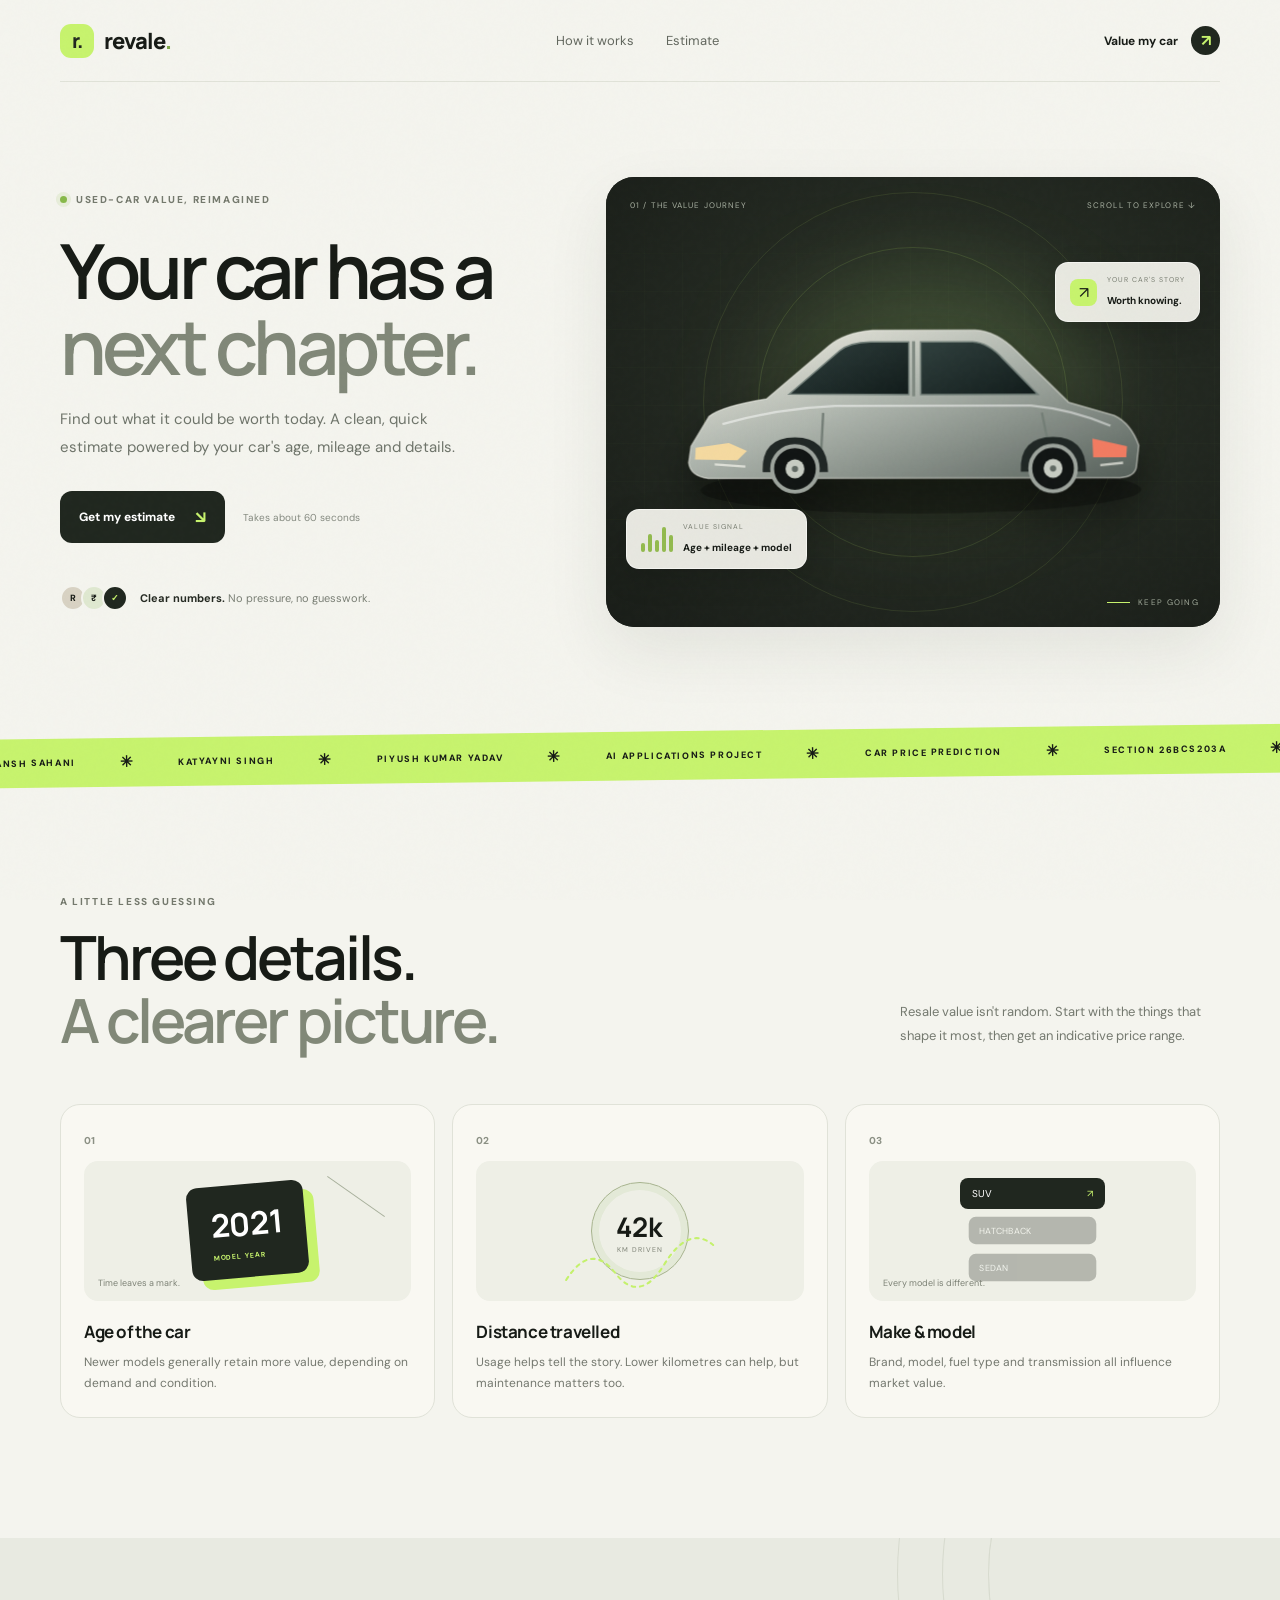
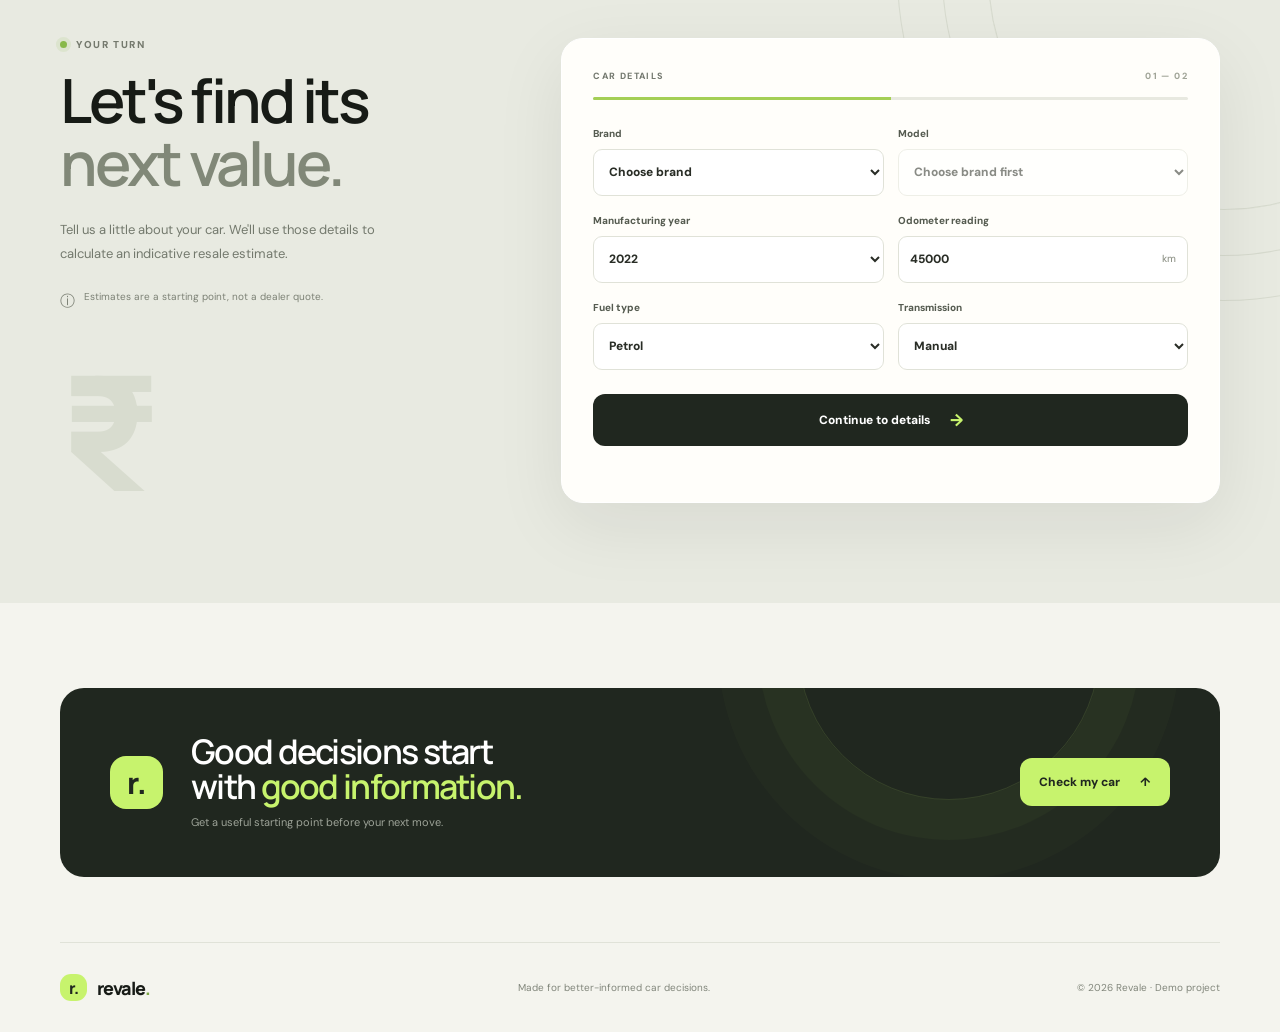
<file: revale_live_server_project 2/index.html>
<!doctype html>
<html lang="en">
<head>
  <meta charset="utf-8">
  <meta name="viewport" content="width=device-width, initial-scale=1">
  <meta name="theme-color" content="#10110f">
  <meta name="description" content="Get an indicative used-car resale value in seconds."><meta name="color-scheme" content="light">
  <title>Revale — Used Car Resale Value Estimator</title>
  <link rel="preconnect" href="https://fonts.googleapis.com">
  <link rel="preconnect" href="https://fonts.gstatic.com" crossorigin>
  <link href="https://fonts.googleapis.com/css2?family=DM+Sans:wght@400;500;600;700&family=Manrope:wght@400;500;600;700;800&display=swap" rel="stylesheet">
  <link rel="stylesheet" href="static/css/style.css">
</head>
<body>
  <div class="grain"></div>
  <header class="nav wrap">
    <a class="brandmark" href="#"><span class="brand-icon">r.</span><span>revale<span class="dot">.</span></span></a>
    <nav><a href="#how">How it works</a><a href="#estimate">Estimate</a></nav>
    <a class="nav-cta" href="#estimate">Value my car <span>↗</span></a>
  </header>

  <main>
    <section class="hero wrap">
      <div class="hero-copy reveal">
        <div class="eyebrow"><span class="live-dot"></span> USED-CAR VALUE, REIMAGINED</div>
        <h1>Your car has a<br><em>next chapter.</em></h1>
        <p class="hero-sub">Find out what it could be worth today. A clean, quick estimate powered by your car's age, mileage and details.</p>
        <div class="hero-actions"><a class="button button-primary" href="#estimate">Get my estimate <span>↘</span></a><span class="micro-note">Takes about 60 seconds</span></div>
        <div class="trust-row"><div class="avatars"><span>R</span><span>₹</span><span>✓</span></div><p><strong>Clear numbers.</strong> No pressure, no guesswork.</p></div>
      </div>
      <div class="hero-visual reveal" id="heroVisual">
        <div class="visual-label"><span>01 / THE VALUE JOURNEY</span><span>SCROLL TO EXPLORE ↓</span></div>
        <div class="orbit orbit-one"></div><div class="orbit orbit-two"></div>
        <div class="hero-glow"></div>
        <svg class="car-illustration" id="heroCar" viewBox="0 0 780 360" role="img" aria-label="Stylised illustration of a modern car">
          <defs><linearGradient id="carPaint" x1="0" y1="0" x2="1" y2="1"><stop offset="0" stop-color="#f7f4e9"/><stop offset=".45" stop-color="#aeb5ad"/><stop offset="1" stop-color="#555f59"/></linearGradient><linearGradient id="glass" x1="0" y1="0" x2="1" y2="1"><stop stop-color="#30403e"/><stop offset="1" stop-color="#111b1a"/></linearGradient></defs>
          <ellipse cx="397" cy="285" rx="280" ry="30" fill="#000" opacity=".28"/>
          <path d="M105 229 L128 191 Q144 178 201 169 L280 102 Q300 85 336 82 L466 82 Q493 83 519 109 L585 174 L643 191 Q664 201 674 229 L671 256 Q669 269 650 270 L127 270 Q104 267 102 250Z" fill="url(#carPaint)" stroke="#f2f2e9" stroke-opacity=".5" stroke-width="2"/>
          <path d="M230 163 L294 108 Q306 98 333 97 L382 97 L382 164Z" fill="url(#glass)" stroke="#74817b" stroke-width="2"/>
          <path d="M397 97 L463 97 Q483 98 502 119 L546 164 L397 164Z" fill="url(#glass)" stroke="#74817b" stroke-width="2"/>
          <path d="M388 96 L388 166" stroke="#7f8981" stroke-width="4"/>
          <path d="M145 201 Q214 181 288 178 L537 178 Q590 183 638 204" fill="none" stroke="#fff" stroke-opacity=".48" stroke-width="3"/>
          <path d="M111 231 L153 225 L176 235 L164 247 L110 246Z" fill="#f4d9a0"/><path d="M615 220 L659 230 L658 244 L616 244Z" fill="#f17b61"/>
          <path d="M273 187 L269 262 M551 187 L566 262" stroke="#737e76" stroke-width="3"/>
          <path d="M196 262 Q194 218 237 218 Q279 218 279 262Z" fill="#202725"/><circle cx="237" cy="258" r="29" fill="#111514" stroke="#9da49d" stroke-width="5"/><circle cx="237" cy="258" r="12" fill="#c7ccc3"/><circle cx="237" cy="258" r="4" fill="#606963"/>
          <path d="M524 262 Q522 218 565 218 Q607 218 607 262Z" fill="#202725"/><circle cx="565" cy="258" r="29" fill="#111514" stroke="#9da49d" stroke-width="5"/><circle cx="565" cy="258" r="12" fill="#c7ccc3"/><circle cx="565" cy="258" r="4" fill="#606963"/>
          <path d="M135 252 L174 255 M625 254 L654 251" stroke="#f4f4eb" stroke-width="3" opacity=".7"/>
        </svg>
        <div class="floating-card card-top"><span class="mini-icon">↗</span><div><small>YOUR CAR'S STORY</small><strong>Worth knowing.</strong></div></div>
        <div class="floating-card card-bottom"><div class="pulse-bars"><i></i><i></i><i></i><i></i><i></i></div><div><small>VALUE SIGNAL</small><strong>Age + mileage + model</strong></div></div>
        <div class="scroll-hint"><span class="scroll-line"></span> KEEP GOING</div>
      </div>
    </section>

    <section class="ticker" aria-label="Service highlights"><div class="ticker-track"><span>ANSH SAHANI</span><b>✳</b><span>KATYAYNI SINGH</span><b>✳</b><span>PIYUSH KUMAR YADAV</span><b>✳</b><span>AI APPLICATIONS PROJECT</span><b>✳</b><span>CAR PRICE PREDICTION</span><b>✳</b><span>SECTION 26BCS203A</span><b>✳</b></div></section>

    <section class="how-section wrap" id="how">
      <div class="section-heading reveal"><div><div class="eyebrow">A LITTLE LESS GUESSING</div><h2>Three details.<br><em>A clearer picture.</em></h2></div><p>Resale value isn't random. Start with the things that shape it most, then get an indicative price range.</p></div>
      <div class="steps">
        <article class="step reveal"><span class="step-number">01</span><div class="step-art age-art"><div class="year-tile">2021<span>MODEL YEAR</span></div><div class="tiny-line"></div><span class="art-caption">Time leaves a mark.</span></div><h3>Age of the car</h3><p>Newer models generally retain more value, depending on demand and condition.</p></article>
        <article class="step reveal"><span class="step-number">02</span><div class="step-art km-art"><div class="km-ring"><strong>42k</strong><span>KM DRIVEN</span></div><svg viewBox="0 0 220 100"><path d="M5 70 Q40 15 75 60 T145 48 T215 20" fill="none" stroke="#c4f16c" stroke-width="3" stroke-linecap="round" stroke-dasharray="5 7"/></svg></div><h3>Distance travelled</h3><p>Usage helps tell the story. Lower kilometres can help, but maintenance matters too.</p></article>
        <article class="step reveal"><span class="step-number">03</span><div class="step-art model-art"><div class="model-chip">SUV <span>↗</span></div><div class="model-chip faded">HATCHBACK</div><div class="model-chip faded">SEDAN</div><span class="art-caption">Every model is different.</span></div><h3>Make & model</h3><p>Brand, model, fuel type and transmission all influence market value.</p></article>
      </div>
    </section>

    <section class="estimate-section" id="estimate">
      <div class="estimate-grid wrap">
        <div class="estimate-intro reveal"><div class="eyebrow"><span class="live-dot"></span> YOUR TURN</div><h2>Let's find its<br><em>next value.</em></h2><p>Tell us a little about your car. We'll use those details to calculate an indicative resale estimate.</p><div class="disclaimer-mini"><span>ⓘ</span> Estimates are a starting point, not a dealer quote.</div><div class="decor-number">₹</div></div>
        <div class="form-panel reveal">
          <div class="form-progress"><span>CAR DETAILS</span><span id="stepLabel">01 — 02</span></div><div class="progress-track"><span></span></div>
          <form id="estimateForm">
            <div class="form-page active" data-page="1">
              <div class="field-row"><label>Brand<select id="brand" name="brand" required><option value="">Choose brand</option><option value="Maruti Suzuki">Maruti Suzuki</option><option value="Hyundai">Hyundai</option><option value="Tata">Tata</option><option value="Mahindra">Mahindra</option><option value="Honda">Honda</option><option value="Toyota">Toyota</option><option value="Kia">Kia</option><option value="Renault">Renault</option><option value="Nissan">Nissan</option><option value="Volkswagen">Volkswagen</option><option value="Skoda">Skoda</option><option value="Ford">Ford</option><option value="MG">MG</option><option value="Jeep">Jeep</option><option value="BMW">BMW</option><option value="Mercedes-Benz">Mercedes-Benz</option><option value="Audi">Audi</option><option value="Volvo">Volvo</option><option value="Land Rover">Land Rover</option><option value="Lexus">Lexus</option><option value="Porsche">Porsche</option><option value="Jaguar">Jaguar</option><option value="Tesla">Tesla</option><option value="Citroen">Citroen</option><option value="Isuzu">Isuzu</option><option value="Force Motors">Force Motors</option><option value="Fiat">Fiat</option><option value="Chevrolet">Chevrolet</option><option value="Mitsubishi">Mitsubishi</option><option value="Datsun">Datsun</option><option value="BYD">BYD</option><option value="VinFast">VinFast</option><option value="Ashok Leyland">Ashok Leyland</option><option value="Opel">Opel</option><option value="Premier">Premier</option><option value="HM">HM</option><option value="Peugeot">Peugeot</option><option value="BMW Motorrad">BMW Motorrad</option><option value="Other">Other</option></select></label><label>Model<select id="model" name="model" required disabled aria-describedby="modelHelp"><option value="">Choose brand first</option></select></label></div>
              <div class="field-row"><label>Manufacturing year<select id="year" name="year" required><option value="">Choose year</option></select></label><label>Odometer reading<div class="input-unit"><input name="km_driven" type="number" min="0" max="1000000" value="45000" required><span>km</span></div></label></div>
              <div class="field-row"><label>Fuel type<select name="fuel"><option>Petrol</option><option>Diesel</option><option>CNG</option><option>Electric</option><option>LPG</option></select></label><label>Transmission<select name="transmission"><option>Manual</option><option>Automatic</option></select></label></div>
              <button type="button" class="button button-primary full" id="nextBtn">Continue to details <span>→</span></button>
            </div>
            <div class="form-page" data-page="2">
              <div class="field-row"><label>Ownership<select name="owner"><option>First owner</option><option>Second owner</option><option>Third owner</option><option>Fourth or more</option></select></label><label>Engine capacity<div class="input-unit"><input name="engine_cc" type="number" min="500" max="8000" value="1200" required><span>cc</span></div></label></div>
              <div class="field-row"><label>Average mileage<div class="input-unit"><input name="mileage_kmpl" type="number" min="1" max="60" step="0.1" value="18" required><span>km/l</span></div></label><label>Seating capacity<select name="seats"><option>5</option><option>4</option><option>6</option><option>7</option><option>8</option><option>9</option></select></label></div>
              <div class="form-actions"><button type="button" class="button button-quiet" id="backBtn">← Back</button><button type="submit" class="button button-primary" id="submitBtn">Estimate value <span>↗</span></button></div>
            </div>
          </form>
          <div class="result-panel" id="resultPanel" aria-live="polite" hidden>
            <div class="result-icon">✓</div><div class="eyebrow">YOUR INDICATIVE RESALE VALUE</div><div class="result-price" id="resultPrice">₹ —</div><p class="range-text">Likely range <strong id="resultRange">₹ — to ₹ —</strong></p><div class="result-divider"></div><p class="result-note" id="resultNote"></p><button class="button button-primary full" id="resetBtn">Estimate another car <span>↻</span></button>
          </div>
          <p class="form-error" id="formError" role="alert"></p>
        </div>
      </div>
    </section>
    <section class="closing wrap reveal"><div class="closing-mark">r.</div><div><h2>Good decisions start<br>with <em>good information.</em></h2><p>Get a useful starting point before your next move.</p></div><a class="button button-light" href="#estimate">Check my car <span>↑</span></a></section>
  </main>
  <footer class="footer wrap"><a class="brandmark" href="#"><span class="brand-icon">r.</span><span>revale<span class="dot">.</span></span></a><p>Made for better-informed car decisions.</p><span>© 2026 Revale · Demo project</span></footer>
  <script>window.MODELS_BY_BRAND = {"Maruti Suzuki": ["Alto", "Alto K10", "S-Presso", "Celerio", "Wagon R", "Swift", "Dzire", "Baleno", "Ignis", "Ciaz", "Brezza", "Ertiga", "XL6", "Fronx", "Grand Vitara", "Jimny", "Eeco", "Ritz", "A-Star", "Esteem", "Gypsy", "Kizashi", "S-Cross", "800", "Omni"], "Hyundai": ["Santro", "Eon", "i10", "Grand i10", "Grand i10 Nios", "i20", "Elite i20", "Accent", "Verna", "Aura", "Xcent", "Venue", "Creta", "Alcazar", "Tucson", "Kona Electric", "Ioniq 5", "Santa Fe", "Terracan", "Getz", "Elantra", "Sonata", "Exter"], "Tata": ["Nano", "Indica", "Indigo", "Bolt", "Zest", "Tiago", "Tigor", "Altroz", "Punch", "Nexon", "Harrier", "Safari", "Hexa", "Sumo", "Aria", "Manza", "Curvv", "Tiago EV", "Tigor EV", "Nexon EV", "Punch EV", "Harrier EV"], "Mahindra": ["KUV100", "XUV300", "XUV 3XO", "XUV500", "XUV700", "Scorpio", "Scorpio N", "Thar", "Thar Roxx", "Bolero", "Bolero Neo", "Marazzo", "TUV300", "Quanto", "Verito", "Alturas G4", "BE 6", "XEV 9e", "e2o"], "Honda": ["Brio", "Jazz", "Amaze", "City", "Civic", "Accord", "WR-V", "BR-V", "CR-V", "Elevate", "Mobilio", "CR-Z"], "Toyota": ["Etios", "Glanza", "Urban Cruiser", "Urban Cruiser Hyryder", "Innova", "Innova Crysta", "Innova Hycross", "Fortuner", "Hilux", "Camry", "Corolla Altis", "Yaris", "Land Cruiser", "Vellfire", "Rumion", "Qualis", "Prius"], "Kia": ["Sonet", "Seltos", "Carens", "Carnival", "EV6", "EV9"], "Renault": ["Kwid", "Pulse", "Scala", "Fluence", "Lodgy", "Duster", "Triber", "Kiger"], "Nissan": ["Micra", "Sunny", "Terrano", "Kicks", "Magnite", "X-Trail", "Teana"], "Volkswagen": ["Polo", "Vento", "Jetta", "Passat", "Tiguan", "T-Roc", "Taigun", "Virtus", "ID.4"], "Skoda": ["Fabia", "Rapid", "Octavia", "Superb", "Yeti", "Kodiaq", "Karoq", "Kushaq", "Slavia", "Laura"], "Ford": ["Figo", "Aspire", "Fiesta", "Classic", "Ikon", "EcoSport", "Endeavour", "Freestyle", "Mustang"], "MG": ["Comet EV", "Astor", "Hector", "Hector Plus", "Gloster", "ZS EV", "Windsor EV", "Cyberster"], "Jeep": ["Compass", "Meridian", "Wrangler", "Grand Cherokee", "Avenger"], "BMW": ["1 Series", "2 Series", "3 Series", "5 Series", "7 Series", "X1", "X3", "X5", "X7", "i4", "iX", "Z4", "M2", "M3", "M4"], "Mercedes-Benz": ["A-Class", "B-Class", "C-Class", "E-Class", "S-Class", "CLA", "CLS", "GLA", "GLB", "GLC", "GLE", "GLS", "G-Class", "V-Class", "EQB", "EQE", "EQS"], "Audi": ["A3", "A4", "A6", "A8", "Q3", "Q5", "Q7", "Q8", "TT", "R8", "e-tron", "Q8 e-tron"], "Volvo": ["S60", "S90", "XC40", "XC60", "XC90", "C40 Recharge", "EX30", "EX40"], "Land Rover": ["Defender", "Discovery", "Discovery Sport", "Range Rover", "Range Rover Sport", "Range Rover Evoque", "Range Rover Velar"], "Lexus": ["ES", "LS", "NX", "RX", "LX", "LC", "LM", "UX"], "Porsche": ["Macan", "Cayenne", "Panamera", "911", "Taycan", "718 Boxster", "718 Cayman"], "Jaguar": ["XE", "XF", "XJ", "F-Pace", "E-Pace", "I-Pace", "F-Type"], "Tesla": ["Model 3", "Model S", "Model X", "Model Y", "Cybertruck"], "Citroen": ["C3", "eC3", "C3 Aircross", "C5 Aircross", "Basalt"], "Isuzu": ["D-Max", "MU-X", "V-Cross"], "Force Motors": ["Gurkha", "Trax Cruiser", "Traveller"], "Fiat": ["Punto", "Linea", "Avventura", "Palio", "Petra", "500"], "Chevrolet": ["Spark", "Beat", "Sail", "Aveo", "Cruze", "Optra", "Tavera", "Captiva", "Enjoy"], "Mitsubishi": ["Lancer", "Cedia", "Pajero", "Outlander", "Montero"], "Datsun": ["GO", "GO+", "redi-GO"], "BYD": ["Atto 3", "e6", "Seal", "Sealion 7"], "VinFast": ["VF 6", "VF 7"], "Ashok Leyland": ["Stile"], "Opel": ["Corsa", "Astra", "Vectra"], "Premier": ["Padmini", "Rio"], "HM": ["Ambassador", "Contessa"], "Peugeot": ["309", "408"], "BMW Motorrad": ["Other"], "Other": ["Other"]};</script>
  <script src="static/js/main.js"></script>

<script>
(function () {
  const yearSelect = document.getElementById('year');
  if (yearSelect && yearSelect.options.length <= 1) {
    const now = new Date().getFullYear();
    for (let y = now; y >= 2000; y--) {
      const option = document.createElement('option');
      option.value = String(y); option.textContent = String(y);
      if (y === now - 4) option.selected = true;
      yearSelect.appendChild(option);
    }
  }
})();
</script>
</body>
</html>
</file>
<file: revale_live_server_project 2/static/css/style.css>
:root{
  --bg:#f4f4ee;--paper:#fffefa;--ink:#171b16;--muted:#74796f;--line:#e0e2d8;
  --dark:#20271f;--acid:#c7f36d;--green:#5e783a;--danger:#b94c3d;
  --radius:24px;--shadow:0 22px 70px rgba(24,31,21,.08)
}
*{box-sizing:border-box}
html{scroll-behavior:smooth;scroll-padding-top:90px}
body{margin:0;background:var(--bg);color:var(--ink);font-family:"DM Sans",sans-serif;overflow-x:hidden}
a{color:inherit;text-decoration:none}
button,input,select{font:inherit}
button:focus-visible,a:focus-visible,input:focus-visible,select:focus-visible{outline:3px solid #a8d650;outline-offset:3px}
.wrap{width:min(1160px,calc(100% - 64px));margin-inline:auto}
.grain{pointer-events:none;position:fixed;inset:0;z-index:20;opacity:.025;background-image:url("data:image/svg+xml,%3Csvg viewBox='0 0 180 180' xmlns='http://www.w3.org/2000/svg'%3E%3Cfilter id='n'%3E%3CfeTurbulence type='fractalNoise' baseFrequency='.8' numOctaves='3' stitchTiles='stitch'/%3E%3C/filter%3E%3Crect width='100%25' height='100%25' filter='url(%23n)' opacity='.6'/%3E%3C/svg%3E")}
.nav{height:82px;display:flex;align-items:center;justify-content:space-between;border-bottom:1px solid var(--line);gap:20px}
.brandmark{display:flex;align-items:center;gap:10px;font:800 22px Manrope,sans-serif;letter-spacing:-1px;white-space:nowrap}
.brand-icon{width:34px;height:34px;display:grid;place-items:center;border-radius:11px;background:var(--acid);font-size:20px;color:var(--dark)}
.dot{color:#7ca746}
.nav nav{display:flex;align-items:center;gap:32px;color:#62675e;font-size:13px}
.nav nav a{transition:color .2s}.nav nav a:hover{color:#10130f}
.nav-cta{display:flex;align-items:center;gap:13px;font-size:12px;font-weight:700;white-space:nowrap}
.nav-cta span{display:grid;place-items:center;width:29px;height:29px;background:var(--dark);color:var(--acid);border-radius:50%;font-size:16px}
.hero{padding:70px 0 80px;display:grid;grid-template-columns:.9fr 1.1fr;gap:44px;align-items:center;min-height:650px}
.eyebrow{font-size:10px;letter-spacing:1.6px;font-weight:800;color:#74796d;display:flex;align-items:center;gap:9px}
.live-dot{width:7px;height:7px;border-radius:50%;background:#88b94a;box-shadow:0 0 0 4px #88b94a20;flex-shrink:0}
.hero h1,h2{font:600 clamp(48px,6vw,76px)/1 Manrope,sans-serif;letter-spacing:-4.5px;margin:26px 0 22px}
.hero h1 em,h2 em{font-style:normal;color:#818878}
.hero-sub{max-width:420px;color:#6e746a;font-size:15px;line-height:1.85;margin:0}
.hero-actions{display:flex;align-items:center;gap:18px;margin-top:30px;flex-wrap:wrap}
.button{border:0;border-radius:12px;padding:15px 19px;display:inline-flex;align-items:center;justify-content:center;gap:20px;font-size:12px;font-weight:800;cursor:pointer;transition:transform .22s,background .22s,box-shadow .22s;min-height:48px}
.button:hover{transform:translateY(-2px);box-shadow:0 10px 24px #00000012}
.button:active{transform:scale(.985)}
.button:disabled{opacity:.65;cursor:wait;transform:none;box-shadow:none}
.button-primary{background:var(--dark);color:white}.button-primary span{color:var(--acid);font-size:17px}
.button-light{background:var(--acid);color:var(--dark)}
.micro-note{font-size:10px;color:#858a80}
.trust-row{display:flex;align-items:center;gap:12px;margin-top:42px}
.trust-row p{font-size:11px;color:#7a7f75;margin:0}.trust-row strong{color:#252a22}
.avatars{display:flex}.avatars span{width:26px;height:26px;border:2px solid var(--bg);border-radius:50%;display:grid;place-items:center;background:#dfe8d0;font-size:9px;font-weight:800;margin-left:-5px}.avatars span:first-child{margin-left:0;background:#d8d2c3}.avatars span:last-child{background:var(--dark);color:var(--acid)}
.hero-visual{height:450px;position:relative;background:#20251f;border-radius:28px;overflow:hidden;isolation:isolate;display:flex;align-items:center;justify-content:center;box-shadow:0 24px 65px #222b2015;transform:translateZ(0)}
.hero-visual:before{content:"";position:absolute;inset:0;background:radial-gradient(ellipse at 55% 43%,#354331 0%,#242a22 42%,#191d18 100%);z-index:-2}
.hero-visual:after{content:"";position:absolute;inset:0;opacity:.12;background-image:linear-gradient(#c7f36d22 1px,transparent 1px),linear-gradient(90deg,#c7f36d22 1px,transparent 1px);background-size:38px 38px;mask-image:linear-gradient(transparent,#000 20%,#000 80%,transparent)}
.visual-label{position:absolute;top:23px;left:24px;right:24px;display:flex;justify-content:space-between;gap:12px;color:#a7afa0;font-size:8px;letter-spacing:1.1px;z-index:3}
.hero-glow{position:absolute;width:330px;height:230px;border-radius:50%;background:#c7f36d18;filter:blur(52px);top:100px;left:25%;animation:glow 6s ease-in-out infinite alternate}
.car-illustration{width:108%;max-width:none;position:relative;z-index:1;filter:drop-shadow(0 24px 20px #0007);transform:translateY(8px);transition:transform .2s ease-out}
.orbit{position:absolute;border:1px solid #c7f36d19;border-radius:50%;width:420px;height:420px;left:50%;top:50%;transform:translate(-50%,-50%)}
.orbit-two{width:310px;height:310px;border-color:#c7f36d20}
.floating-card{position:absolute;z-index:3;display:flex;align-items:center;gap:10px;background:#f7f7efed;border:1px solid #ffffff8a;border-radius:13px;padding:12px 14px;box-shadow:0 10px 30px #0002;animation:float 5s ease-in-out infinite}
.floating-card small{display:block;font-size:7px;letter-spacing:1px;color:#797e72;margin-bottom:4px}
.floating-card strong{font-size:10px;white-space:nowrap}
.card-top{right:20px;top:85px}.mini-icon{width:27px;height:27px;border-radius:8px;display:grid;place-items:center;background:var(--acid);font-size:16px}
.card-bottom{bottom:58px;left:20px;animation-delay:-2s}
.pulse-bars{display:flex;align-items:end;gap:3px;height:25px}.pulse-bars i{width:4px;border-radius:4px;background:#93ba4e;height:35%}.pulse-bars i:nth-child(2){height:70%}.pulse-bars i:nth-child(3){height:48%}.pulse-bars i:nth-child(4){height:100%}.pulse-bars i:nth-child(5){height:65%}
.scroll-hint{position:absolute;bottom:20px;right:21px;color:#a1a99a;font-size:8px;letter-spacing:1.3px;display:flex;align-items:center;gap:8px;z-index:3}.scroll-line{height:1px;width:23px;background:var(--acid)}
.ticker{overflow:hidden;background:var(--acid);padding:14px 0;transform:rotate(-.7deg) scale(1.015);margin:0}
.ticker-track{display:flex;justify-content:space-around;align-items:center;gap:34px;white-space:nowrap;font-size:9px;font-weight:800;letter-spacing:1.5px;animation:ticker 30s linear infinite}
.ticker-track b{font-size:15px}
.how-section{padding-top:115px;padding-bottom:120px}
.section-heading{display:flex;justify-content:space-between;align-items:end;gap:32px;margin-bottom:52px}
.section-heading h2,.estimate-intro h2,.closing h2{font-size:clamp(42px,5vw,61px);letter-spacing:-3.1px;line-height:1.03;margin:18px 0 0}
.section-heading>p{max-width:320px;color:var(--muted);font-size:13px;line-height:1.85;margin:0 0 4px}
.steps{display:grid;grid-template-columns:repeat(3,minmax(0,1fr));gap:17px}
.step{padding:23px;border:1px solid var(--line);border-radius:20px;min-width:0;background:#f9f8f2;transition:transform .3s,border-color .3s,box-shadow .3s}
.step:hover{transform:translateY(-5px);border-color:#b5c39f;box-shadow:0 16px 35px #26321c0a}
.step-number{font-size:10px;color:#8b9084;font-weight:800}
.step-art{height:140px;margin:12px 0 19px;position:relative;display:flex;align-items:center;justify-content:center;overflow:hidden;background:#eeefe6;border-radius:14px}
.year-tile{background:var(--dark);color:white;border-radius:11px;padding:17px 22px;font:700 32px Manrope;box-shadow:10px 10px 0 var(--acid);transform:rotate(-5deg)}
.year-tile span{display:block;font:700 7px "DM Sans";letter-spacing:1px;color:var(--acid);margin-top:6px}
.tiny-line{position:absolute;width:70px;height:1px;background:#a8b09c;right:20px;top:35px;transform:rotate(35deg)}
.art-caption{position:absolute;bottom:12px;left:14px;font-size:9px;color:#7d8276}
.km-ring{width:98px;height:98px;border:1px solid #a6b38d;border-radius:50%;display:flex;align-items:center;justify-content:center;flex-direction:column;box-shadow:inset 0 0 0 7px #e3e9d7}
.km-ring strong{font:700 27px Manrope}.km-ring span{font-size:7px;letter-spacing:1px;color:#7d8276}
.km-art svg{position:absolute;inset:auto 0 0;width:100%;height:70px}
.model-art{flex-direction:column;gap:6px;align-items:center}.model-chip{width:145px;max-width:80%;padding:9px 12px;background:var(--dark);color:white;border-radius:8px;font-size:10px;display:flex;justify-content:space-between}.model-chip span{color:var(--acid)}.model-chip.faded{opacity:.28;transform:scale(.88)}.model-art .art-caption{left:14px}
.step h3{font:700 17px Manrope;letter-spacing:-.4px;margin:0 0 9px}.step p{font-size:12px;line-height:1.75;color:#74786f;margin:0}
.estimate-section{background:#e8eae1;padding:100px 0;position:relative;overflow:hidden}
.estimate-section:before{content:"";position:absolute;width:470px;height:470px;border:1px solid #c9cebf;border-radius:50%;right:-180px;top:-200px;box-shadow:0 0 0 45px #e8eae1,0 0 0 46px #c9cebf,0 0 0 90px #e8eae1,0 0 0 91px #c9cebf;opacity:.55;pointer-events:none}
.estimate-grid{display:grid;grid-template-columns:.78fr 1.22fr;gap:80px;align-items:center;position:relative;z-index:1}
.estimate-intro{position:relative;align-self:center}.estimate-intro>p{max-width:340px;font-size:13px;line-height:1.85;color:#73796d;margin:23px 0}
.disclaimer-mini{display:flex;gap:9px;align-items:flex-start;color:#7c8175;font-size:10px;line-height:1.6;max-width:300px}.disclaimer-mini span{font-size:15px;flex-shrink:0}
.decor-number{font:800 160px/.9 Manrope;color:#d8dccf;margin-top:45px;letter-spacing:-10px}
.form-panel{background:var(--paper);padding:31px;border:1px solid #ffffff;border-radius:22px;box-shadow:var(--shadow);min-height:440px;min-width:0}
.form-progress{display:flex;justify-content:space-between;gap:15px;font-size:9px;font-weight:800;letter-spacing:1.4px;color:#74796f}.form-progress span:last-child{color:#a0a497}
.progress-track{height:3px;background:#e8e9e0;margin:15px 0 27px;border-radius:4px;overflow:hidden}.progress-track span{height:100%;display:block;width:50%;background:#a4cf55;transition:width .35s}
.form-page{display:none;animation:fadeUp .35s ease both}.form-page.active{display:block}
.field-row{display:grid;grid-template-columns:repeat(2,minmax(0,1fr));gap:14px;margin-bottom:18px}
.field-row label{display:flex;flex-direction:column;gap:9px;min-width:0;font-size:10px;font-weight:800;color:#555b50}
.field-row input,.field-row select{height:47px;width:100%;min-width:0;border:1px solid #e0e2d8;background:#fff;border-radius:9px;padding:0 11px;outline:none;color:#292d26;font-size:12px;transition:border-color .2s,box-shadow .2s}
.field-row input:focus,.field-row select:focus{border-color:#99bc5c;box-shadow:0 0 0 3px #c7f36d30}
.field-row select:disabled{opacity:.55;cursor:not-allowed}
.input-unit{position:relative;min-width:0}.input-unit input{padding-right:42px}.input-unit span{position:absolute;right:12px;top:16px;color:#92968b;font-size:10px;font-weight:500}
.full{width:100%;margin-top:6px}.form-actions{display:flex;justify-content:space-between;gap:12px;margin-top:8px}.button-quiet{background:transparent;border:1px solid var(--line);color:#5f655b}
.form-error{font-size:11px;color:var(--danger);line-height:1.55;margin:10px 0 0;min-height:15px}
.result-panel{text-align:center;padding:18px 0 0;animation:fadeUp .5s ease both}
.result-icon{width:42px;height:42px;border-radius:50%;background:var(--acid);display:grid;place-items:center;margin:0 auto 20px;font-size:20px}
.result-panel .eyebrow{justify-content:center}.result-price{font:700 clamp(36px,5vw,54px)/1.1 Manrope;letter-spacing:-2px;margin:16px 0 10px;overflow-wrap:anywhere}
.range-text{font-size:12px;color:#7d8276;line-height:1.5}.range-text strong{display:block;color:#31372d;font-size:14px;margin-top:8px}
.result-divider{height:1px;background:var(--line);margin:23px 0}.result-note{font-size:11px;line-height:1.75;color:#7b8075;margin-bottom:24px}
.closing{background:var(--dark);color:white;border-radius:24px;margin-top:85px;margin-bottom:65px;padding:46px 50px;display:flex;align-items:center;gap:28px;position:relative;overflow:hidden}
.closing:after{content:"";position:absolute;width:300px;height:300px;border-radius:50%;border:1px solid #c7f36d20;right:120px;top:-190px;box-shadow:0 0 0 40px #c7f36d08,0 0 0 80px #c7f36d05;pointer-events:none}
.closing-mark{width:53px;height:53px;display:grid;place-items:center;border-radius:16px;background:var(--acid);color:var(--dark);font:800 30px Manrope;flex-shrink:0}
.closing h2{font-size:34px;letter-spacing:-1.7px;margin:0}.closing h2 em{color:var(--acid)}
.closing p{font-size:11px;line-height:1.6;color:#9da398;margin:10px 0 0}.closing .button{margin-left:auto;z-index:1;white-space:nowrap;flex-shrink:0}
.footer{min-height:90px;border-top:1px solid var(--line);display:flex;align-items:center;justify-content:space-between;gap:20px;padding:18px 0}
.footer .brandmark{font-size:18px}.footer .brand-icon{width:27px;height:27px;font-size:16px}.footer p,.footer>span{font-size:10px;color:#81867b;margin:0}
.reveal{opacity:0;transform:translateY(22px);transition:opacity .7s ease,transform .7s cubic-bezier(.2,.7,.2,1)}
.reveal.visible{opacity:1;transform:translateY(0)}
.spinner{display:inline-block;animation:spin .8s linear infinite}
@keyframes float{0%,100%{transform:translateY(0)}50%{transform:translateY(-8px)}}@keyframes glow{from{opacity:.5;transform:scale(.9)}to{opacity:1;transform:scale(1.1)}}@keyframes ticker{to{transform:translateX(-12%)}}@keyframes fadeUp{from{opacity:0;transform:translateY(10px)}to{opacity:1;transform:translateY(0)}}@keyframes spin{to{transform:rotate(360deg)}}
@media(max-width:950px){.wrap{width:min(100% - 42px,760px)}.hero{grid-template-columns:1fr;padding-top:55px;gap:35px}.hero h1{font-size:68px}.hero-visual{height:390px}.estimate-grid{grid-template-columns:1fr;gap:35px}.estimate-intro h2{font-size:56px}.decor-number{display:none}.estimate-section{padding:75px 0}.closing{padding:35px;gap:20px}.closing h2{font-size:29px}}
@media(max-width:640px){.wrap{width:calc(100% - 32px)}.nav{height:68px}.nav nav{display:none}.nav-cta{font-size:11px;gap:7px}.brandmark{font-size:20px}.hero{padding:42px 0 52px;min-height:0;gap:30px}.hero h1{font-size:56px;letter-spacing:-3.4px}.hero-sub{font-size:13px}.hero-actions{align-items:flex-start;flex-direction:column;gap:12px}.trust-row{margin-top:28px}.hero-visual{height:300px;border-radius:20px}.visual-label{left:14px;right:14px;top:16px;font-size:6px}.car-illustration{width:125%;transform:translateY(12px)}.card-top{top:53px;right:9px;padding:9px}.card-bottom{bottom:37px;left:9px;padding:9px}.floating-card{gap:7px}.floating-card strong{font-size:8px}.floating-card small{font-size:6px}.scroll-hint{bottom:12px;right:11px;font-size:6px}.orbit{width:300px;height:300px}.orbit-two{width:220px;height:220px}.ticker{padding:12px 0}.ticker-track{justify-content:flex-start;gap:22px;font-size:8px}.how-section{padding:78px 0}.section-heading{display:block;margin-bottom:29px}.section-heading h2,.estimate-intro h2{font-size:44px;letter-spacing:-2.5px}.section-heading>p{margin-top:18px}.steps{grid-template-columns:1fr;gap:12px}.step{padding:19px}.step-art{height:125px}.estimate-section{padding:60px 0}.estimate-grid{gap:25px}.estimate-intro h2{margin-top:17px}.estimate-intro>p{margin:16px 0}.form-panel{padding:21px 16px;border-radius:17px;min-height:0}.field-row{gap:10px;margin-bottom:15px}.field-row label{font-size:9px;gap:8px}.field-row input,.field-row select{font-size:11px;padding:0 8px;height:45px}.input-unit input{padding-right:33px}.input-unit span{right:7px;font-size:9px;top:15px}.button{padding:14px 13px;gap:11px}.form-actions .button{font-size:11px}.closing{margin-top:48px;margin-bottom:38px;padding:24px 20px;flex-wrap:wrap;gap:14px}.closing-mark{width:42px;height:42px;font-size:24px}.closing h2{font-size:25px;letter-spacing:-1.2px}.closing p{line-height:1.6}.closing .button{margin:9px 0 0;width:100%}.footer{padding:19px 0;flex-wrap:wrap;justify-content:space-between}.footer p{order:3;width:100%}.footer>span{font-size:9px}.result-price{font-size:37px}}
@media(max-width:370px){.hero h1{font-size:49px}.field-row{grid-template-columns:1fr}.field-row label{font-size:10px}.form-panel{padding:18px 14px}.closing h2{font-size:23px}}
@media(prefers-reduced-motion:reduce){*,*:before,*:after{scroll-behavior:auto!important;animation-duration:.01ms!important;animation-iteration-count:1!important;transition-duration:.01ms!important}.reveal{opacity:1;transform:none}}
</file>
